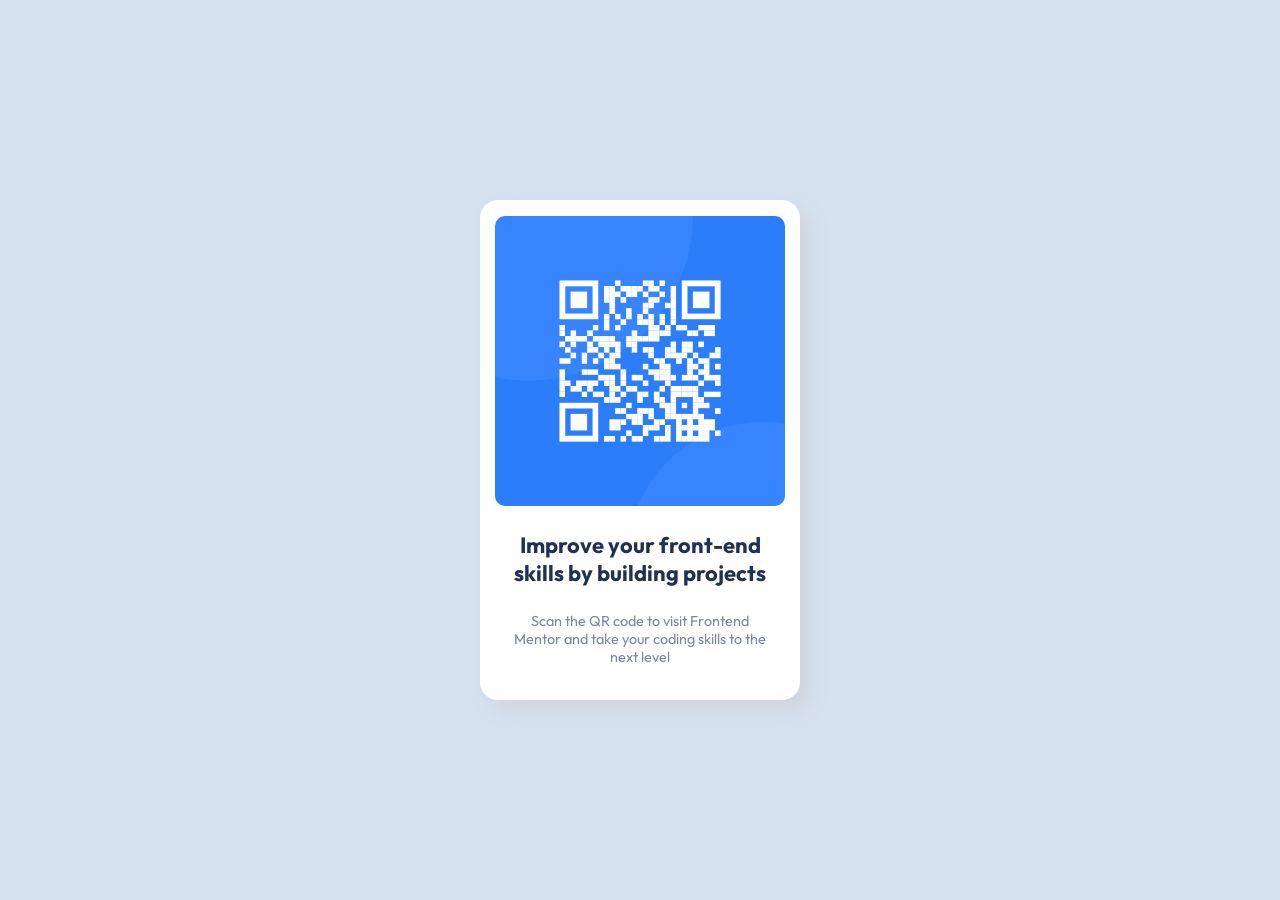
<file: index.html>
<!DOCTYPE html>
<html lang="en">

<head>
    <meta charset="UTF-8">
    <meta http-equiv="X-UA-Compatible" content="IE=edge">
    <meta name="viewport" content="width=device-width, initial-scale=1.0">
    <title>QR Code Component</title>
    <link rel="stylesheet" href="css/styles.css">
</head>

<body>
    <main class="contenedor">
        <img class="codigo-qr" src="images/image-qr-code.png" alt="Código QR">
        <h1 class="titulo">
            Improve your front-end skills by building projects
        </h1>
        <p class="parrafo">
            Scan the QR code to visit Frontend Mentor and take your coding skills to the
            next level
        </p>
    </main>
</body>

</html>
</file>
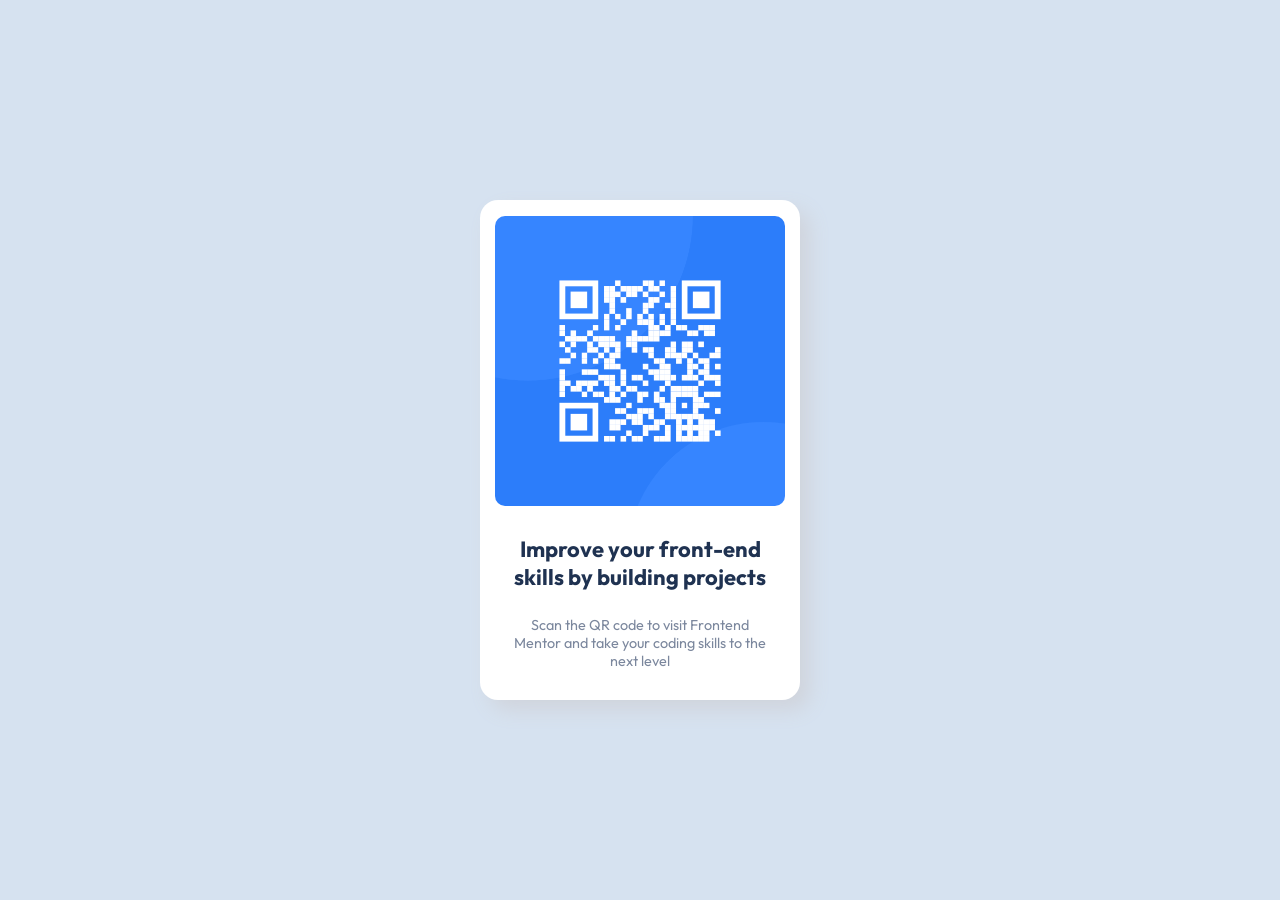
<file: qrcodecomponent.html>
<!DOCTYPE html>
<html lang="en">

<head>
    <meta charset="UTF-8">
    <meta http-equiv="X-UA-Compatible" content="IE=edge">
    <meta name="viewport" content="width=device-width, initial-scale=1.0">
    <title>QR Code Component</title>
    <link rel="stylesheet" href="css/styles.css">
</head>

<body>
    <div class="contenedor">
        <div>
            <img class="codigo-qr" src="images/image-qr-code.png" alt="Código QR">
        </div>
        <div>
            <h1 class="titulo">
                Improve your front-end skills by building projects
            </h1>
        </div>
        <div>
            <p class="parrafo">
                Scan the QR code to visit Frontend Mentor and take your coding skills to the
                next level
            </p>
        </div>
    </div>
</body>

</html>
</file>
<file: css/styles.css>
@import url('https://fonts.googleapis.com/css2?family=Outfit:wght@400;700&display=swap');

body,
h1,
p {
    margin: 0;
}

:root {
    --white: hsl(0, 0%, 100%);
    --lightGray: hsl(212, 45%, 89%);
    --grayishBlue: hsl(220, 15%, 55%);
    --darkBlue: hsl(218, 44%, 22%);
}

body {
    font-family: 'Outfit', sans-serif;
    background-color: var(--lightGray);
    display: flex;
    place-items: center;
    justify-content: center;
    height: 100vh;
}

.contenedor {
    background: var(--white);
    height: 500px;
    width: 320px;
    border-radius: 18px;
    display: flex;
    flex-direction: column;
    align-items: center;
    text-align: center;
    box-shadow: 10px 10px 20px #d0d4dc;
}

.codigo-qr {
    height: 290px;
    width: 290 px;
    border-radius: 10px;
    margin-top: 16px;
}

.titulo {
    font-weight: 700;
    font-size: 1.375rem;
    color: var(--darkBlue);
    margin: 25px 15px 0 15px;
}

.parrafo {
    font-weight: 400;
    font-size: 0.9rem;
    color: var(--grayishBlue);
    margin: 25px 30px 0 30px;
}
</file>
